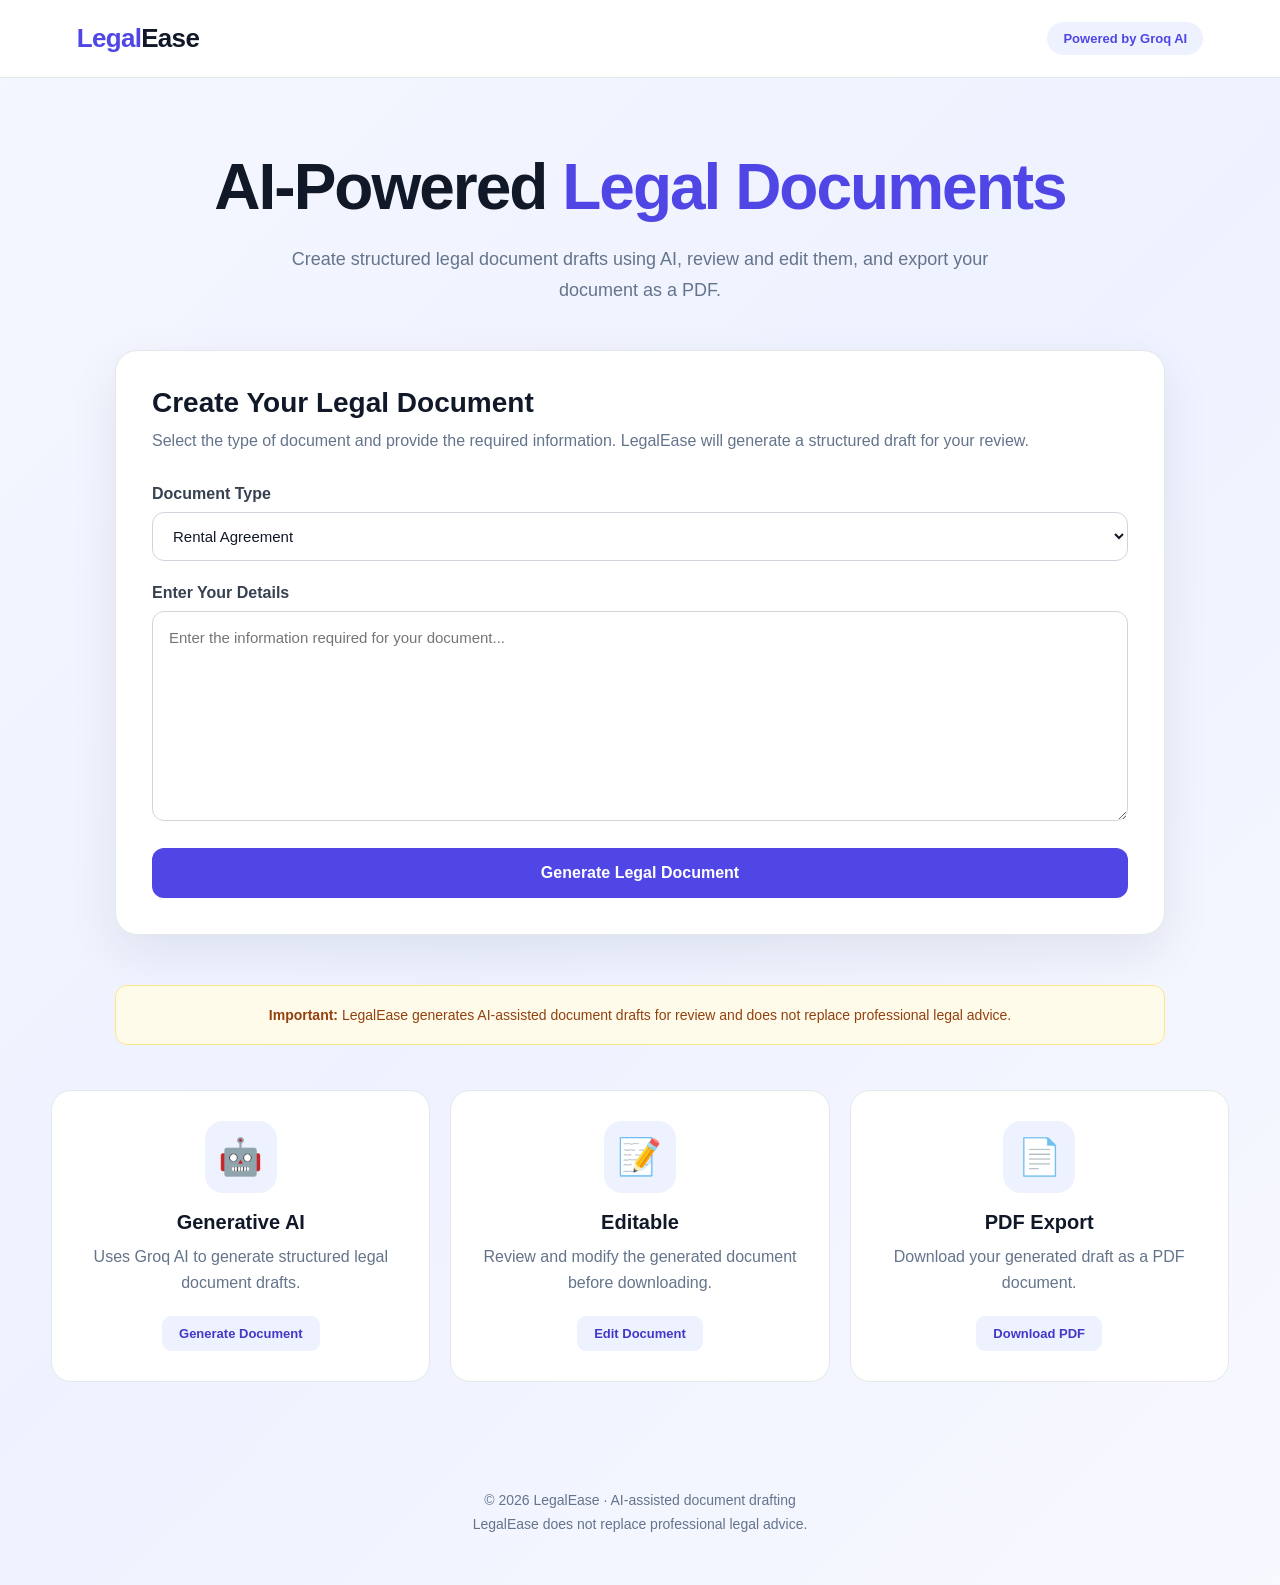
<file: templates/index.html>
<!DOCTYPE html>
<html lang="en">

<head>

    <meta charset="UTF-8">

    <meta
        name="viewport"
        content="width=device-width, initial-scale=1.0"
    >

    <title>
        LegalEase | AI Legal Document Generator
    </title>


    <style>

        /* =====================================================
           RESET
        ===================================================== */

        * {
            box-sizing: border-box;
            margin: 0;
            padding: 0;
        }


        html {
            scroll-behavior: smooth;
        }


        body {

            font-family:
                Inter,
                -apple-system,
                BlinkMacSystemFont,
                "Segoe UI",
                Arial,
                sans-serif;

            background:
                linear-gradient(
                    135deg,
                    #f5f7ff 0%,
                    #eef2ff 50%,
                    #f8f9ff 100%
                );

            color: #1f2937;

            min-height: 100vh;

        }


        button,
        input,
        textarea,
        select {
            font-family: inherit;
        }


        /* =====================================================
           HEADER
        ===================================================== */

        header {

            width: 100%;

            padding:
                22px 6%;

            background:
                rgba(255, 255, 255, 0.96);

            border-bottom:
                1px solid #e5e7eb;

            display: flex;

            justify-content:
                space-between;

            align-items:
                center;

            position: sticky;

            top: 0;

            z-index: 1000;

            backdrop-filter:
                blur(12px);

        }


        .logo {

            font-size: 26px;

            font-weight: 800;

            color: #4f46e5;

            letter-spacing:
                -0.7px;

        }


        .logo span {
            color: #111827;
        }


        .badge {

            padding:
                9px 16px;

            border-radius:
                999px;

            background:
                #eef2ff;

            color:
                #4f46e5;

            font-size:
                13px;

            font-weight:
                700;

        }


        /* =====================================================
           HERO
        ===================================================== */

        .hero {

            max-width:
                1050px;

            margin:
                0 auto;

            padding:
                75px 20px 45px;

            text-align:
                center;

        }


        .hero h1 {

            font-size:
                clamp(
                    40px,
                    6vw,
                    64px
                );

            line-height:
                1.08;

            font-weight:
                800;

            color:
                #111827;

            margin-bottom:
                22px;

            letter-spacing:
                -2px;

        }


        .hero h1 span {
            color:
                #4f46e5;
        }


        .hero p {

            max-width:
                760px;

            margin:
                0 auto;

            font-size:
                18px;

            line-height:
                1.7;

            color:
                #64748b;

        }


        /* =====================================================
           GENERATOR CONTAINER
        ===================================================== */

        .generator-container {

            width:
                92%;

            max-width:
                1050px;

            margin:
                0 auto 50px;

            background:
                #ffffff;

            border-radius:
                22px;

            padding:
                36px;

            box-shadow:
                0 18px 50px
                rgba(
                    15,
                    23,
                    42,
                    0.08
                );

            border:
                1px solid #e5e7eb;

        }


        .generator-container h2 {

            font-size:
                28px;

            color:
                #111827;

            margin-bottom:
                9px;

        }


        .generator-description {

            color:
                #64748b;

            line-height:
                1.65;

            margin-bottom:
                30px;

        }


        /* =====================================================
           FORM
        ===================================================== */

        .form-group {

            margin-bottom:
                23px;

        }


        .form-group label {

            display:
                block;

            margin-bottom:
                9px;

            font-weight:
                700;

            color:
                #374151;

        }


        select,
        textarea {

            width:
                100%;

            border:
                1px solid #d1d5db;

            border-radius:
                12px;

            padding:
                14px 16px;

            font-size:
                15px;

            color:
                #111827;

            background:
                #ffffff;

            outline:
                none;

            transition:
                border-color 0.2s,
                box-shadow 0.2s;

        }


        select {

            cursor:
                pointer;

        }


        select:focus,
        textarea:focus {

            border-color:
                #6366f1;

            box-shadow:
                0 0 0 3px
                rgba(
                    99,
                    102,
                    241,
                    0.12
                );

        }


        #userInput {

            min-height:
                210px;

            resize:
                vertical;

            line-height:
                1.6;

        }


        /* =====================================================
           GENERATE BUTTON
        ===================================================== */

        .generate-button {

            width:
                100%;

            border:
                none;

            border-radius:
                12px;

            padding:
                16px 20px;

            background:
                #4f46e5;

            color:
                #ffffff;

            font-size:
                16px;

            font-weight:
                700;

            cursor:
                pointer;

            transition:
                0.2s ease;

        }


        .generate-button:hover {

            background:
                #4338ca;

            transform:
                translateY(-1px);

            box-shadow:
                0 10px 25px
                rgba(
                    79,
                    70,
                    229,
                    0.25
                );

        }


        .generate-button:disabled {

            opacity:
                0.65;

            cursor:
                not-allowed;

            transform:
                none;

        }


        /* =====================================================
           LOADING
        ===================================================== */

        #loading {

            display:
                none;

            text-align:
                center;

            padding:
                28px 10px;

            color:
                #4f46e5;

            font-weight:
                600;

        }


        .spinner {

            width:
                28px;

            height:
                28px;

            border:
                3px solid #e0e7ff;

            border-top-color:
                #4f46e5;

            border-radius:
                50%;

            animation:
                spin 0.8s linear infinite;

            margin:
                0 auto 12px;

        }


        @keyframes spin {

            to {
                transform:
                    rotate(360deg);
            }

        }


        /* =====================================================
           RESULT
        ===================================================== */

        #resultSection {

            display:
                none;

            margin-top:
                35px;

            padding-top:
                30px;

            border-top:
                1px solid #e5e7eb;

        }


        .result-title {

            font-size:
                24px;

            font-weight:
                750;

            color:
                #111827;

            margin-bottom:
                14px;

        }


        .result-subtitle {

            color:
                #64748b;

            font-size:
                14px;

            margin-bottom:
                15px;

        }


        #generatedDocument {

            width:
                100%;

            min-height:
                520px;

            padding:
                20px;

            border:
                1px solid #d1d5db;

            border-radius:
                12px;

            background:
                #fafafa;

            color:
                #111827;

            font-family:
                Georgia,
                "Times New Roman",
                serif;

            font-size:
                16px;

            line-height:
                1.75;

            resize:
                vertical;

            outline:
                none;

        }


        #generatedDocument:focus {

            background:
                #ffffff;

            border-color:
                #6366f1;

            box-shadow:
                0 0 0 3px
                rgba(
                    99,
                    102,
                    241,
                    0.10
                );

        }


        /* =====================================================
           RESULT BUTTONS
        ===================================================== */

        .result-actions {

            display:
                flex;

            flex-wrap:
                wrap;

            gap:
                12px;

            margin-top:
                18px;

        }


        .action-button {

            border:
                none;

            border-radius:
                10px;

            padding:
                12px 21px;

            font-size:
                14px;

            font-weight:
                700;

            cursor:
                pointer;

            transition:
                0.2s ease;

        }


        .action-button:hover {

            transform:
                translateY(-1px);

        }


        .action-button:disabled {

            opacity:
                0.6;

            cursor:
                not-allowed;

            transform:
                none;

        }


        .copy-button {

            background:
                #f3f4f6;

            color:
                #111827;

        }


        .copy-button:hover {

            background:
                #e5e7eb;

        }


        .pdf-button {

            background:
                #111827;

            color:
                #ffffff;

        }


        .pdf-button:hover {

            background:
                #030712;

        }


        .again-button {

            background:
                #4f46e5;

            color:
                #ffffff;

        }


        .again-button:hover {

            background:
                #4338ca;

        }


        /* =====================================================
           LEGAL NOTICE
        ===================================================== */

        .notice {

            width:
                92%;

            max-width:
                1050px;

            margin:
                0 auto 45px;

            padding:
                18px 22px;

            background:
                #fffbeb;

            border:
                1px solid #fde68a;

            border-radius:
                12px;

            color:
                #92400e;

            font-size:
                14px;

            line-height:
                1.6;

            text-align:
                center;

        }


        /* =====================================================
           FEATURES
        ===================================================== */

        .features-section {

            width:
                92%;

            max-width:
                1180px;

            margin:
                0 auto 80px;

        }


        .features-grid {

            display:
                grid;

            grid-template-columns:
                repeat(
                    3,
                    1fr
                );

            gap:
                20px;

        }


        .feature-card {

            background:
                #ffffff;

            border:
                1px solid #e5e7eb;

            border-radius:
                20px;

            padding:
                30px 25px;

            text-align:
                center;

            cursor:
                pointer;

            transition:
                transform 0.25s ease,
                box-shadow 0.25s ease,
                border-color 0.25s ease;

        }


        .feature-card:hover {

            transform:
                translateY(-7px);

            border-color:
                #c7d2fe;

            box-shadow:
                0 18px 38px
                rgba(
                    15,
                    23,
                    42,
                    0.10
                );

        }


        .feature-icon {

            width:
                72px;

            height:
                72px;

            margin:
                0 auto 18px;

            border-radius:
                18px;

            background:
                #eef2ff;

            display:
                flex;

            align-items:
                center;

            justify-content:
                center;

            font-size:
                36px;

            transition:
                transform 0.25s ease;

        }


        .feature-card:hover
        .feature-icon {

            transform:
                scale(1.08);

        }


        .feature-card h3 {

            font-size:
                20px;

            color:
                #111827;

            margin-bottom:
                10px;

        }


        .feature-card p {

            color:
                #64748b;

            line-height:
                1.6;

            min-height:
                52px;

            margin-bottom:
                20px;

        }


        .feature-button {

            border:
                none;

            border-radius:
                9px;

            padding:
                10px 17px;

            background:
                #eef2ff;

            color:
                #4338ca;

            font-size:
                13px;

            font-weight:
                700;

            cursor:
                pointer;

            transition:
                0.2s ease;

        }


        .feature-card:hover
        .feature-button {

            background:
                #4f46e5;

            color:
                #ffffff;

        }


        /* =====================================================
           FOOTER
        ===================================================== */

        footer {

            text-align:
                center;

            padding:
                30px 20px 45px;

            color:
                #64748b;

            font-size:
                14px;

        }


        footer p {

            margin-bottom:
                8px;

        }


        /* =====================================================
           RESPONSIVE
        ===================================================== */

        @media (
            max-width: 850px
        ) {

            .features-grid {

                grid-template-columns:
                    1fr;

            }

        }


        @media (
            max-width: 600px
        ) {

            header {

                padding:
                    18px 5%;

            }


            .badge {

                display:
                    none;

            }


            .hero {

                padding:
                    55px 20px 35px;

            }


            .hero h1 {

                font-size:
                    40px;

            }


            .hero p {

                font-size:
                    16px;

            }


            .generator-container {

                padding:
                    25px 20px;

            }


            .result-actions {

                flex-direction:
                    column;

            }


            .action-button {

                width:
                    100%;

            }

        }

    </style>

</head>


<body>


    <!-- =====================================================
         HEADER
    ===================================================== -->

    <header>

        <div class="logo">

            Legal<span>Ease</span>

        </div>


        <div class="badge">

            Powered by Groq AI

        </div>

    </header>



    <!-- =====================================================
         HERO
    ===================================================== -->

    <section class="hero">

        <h1>

            AI-Powered
            <span>Legal Documents</span>

        </h1>


        <p>

            Create structured legal document drafts using AI,
            review and edit them, and export your document
            as a PDF.

        </p>

    </section>



    <!-- =====================================================
         GENERATOR
    ===================================================== -->

    <section
        class="generator-container"
        id="generatorSection"
    >

        <h2>

            Create Your Legal Document

        </h2>


        <p class="generator-description">

            Select the type of document and provide the
            required information. LegalEase will generate
            a structured draft for your review.

        </p>



        <!-- DOCUMENT TYPE -->

        <div class="form-group">

            <label for="documentType">

                Document Type

            </label>


            <select
                id="documentType"
            >

                <option value="rental_agreement">

                    Rental Agreement

                </option>


                <option value="nda">

                    Non-Disclosure Agreement

                </option>


                <option value="employment_agreement">

                    Employment Agreement

                </option>


                <option value="service_agreement">

                    Service Agreement

                </option>


                <option value="affidavit">

                    Affidavit

                </option>


                <option value="authorization_letter">

                    Authorization Letter

                </option>

            </select>

        </div>



        <!-- USER DETAILS -->

        <div class="form-group">

            <label for="userInput">

                Enter Your Details

            </label>


            <textarea
                id="userInput"
                placeholder="Enter the information required for your document..."
            ></textarea>

        </div>



        <!-- GENERATE -->

        <button
            type="button"
            class="generate-button"
            id="generateBtn"
        >

            Generate Legal Document

        </button>



        <!-- LOADING -->

        <div id="loading">

            <div class="spinner"></div>

            Generating your legal document...

        </div>



        <!-- =================================================
             RESULT
        ================================================== -->

        <div id="resultSection">

            <div class="result-title">

                Generated Document

            </div>


            <div class="result-subtitle">

                Review and edit the document below before
                downloading it as a PDF.

            </div>


            <textarea
                id="generatedDocument"
                placeholder="Your generated document will appear here..."
            ></textarea>


            <div class="result-actions">


                <!-- COPY -->

                <button
                    type="button"
                    class="action-button copy-button"
                    id="copyBtn"
                >

                    Copy

                </button>



                <!-- PDF -->

                <button
                    type="button"
                    class="action-button pdf-button"
                    id="downloadPdfBtn"
                >

                    Download PDF

                </button>



                <!-- GENERATE AGAIN -->

                <button
                    type="button"
                    class="action-button again-button"
                    id="generateAgainBtn"
                >

                    Generate Again

                </button>

            </div>

        </div>

    </section>



    <!-- =====================================================
         NOTICE
    ===================================================== -->

    <div class="notice">

        <strong>
            Important:
        </strong>

        LegalEase generates AI-assisted document drafts
        for review and does not replace professional legal advice.

    </div>



    <!-- =====================================================
         FEATURE CARDS
    ===================================================== -->

    <section class="features-section">

        <div class="features-grid">


            <!-- =================================================
                 GENERATIVE AI
            ================================================= -->

            <div
                class="feature-card"
                id="aiCard"
            >

                <div class="feature-icon">

                    🤖

                </div>


                <h3>

                    Generative AI

                </h3>


                <p>

                    Uses Groq AI to generate structured
                    legal document drafts.

                </p>


                <button
                    type="button"
                    class="feature-button"
                    id="aiCardButton"
                >

                    Generate Document

                </button>

            </div>



            <!-- =================================================
                 EDITABLE
            ================================================= -->

            <div
                class="feature-card"
                id="editCard"
            >

                <div class="feature-icon">

                    📝

                </div>


                <h3>

                    Editable

                </h3>


                <p>

                    Review and modify the generated
                    document before downloading.

                </p>


                <button
                    type="button"
                    class="feature-button"
                    id="editCardButton"
                >

                    Edit Document

                </button>

            </div>



            <!-- =================================================
                 PDF EXPORT
            ================================================= -->

            <div
                class="feature-card"
                id="pdfCard"
            >

                <div class="feature-icon">

                    📄

                </div>


                <h3>

                    PDF Export

                </h3>


                <p>

                    Download your generated draft
                    as a PDF document.

                </p>


                <button
                    type="button"
                    class="feature-button"
                    id="pdfCardButton"
                >

                    Download PDF

                </button>

            </div>

        </div>

    </section>



    <!-- =====================================================
         FOOTER
    ===================================================== -->

    <footer>

        <p>

            © 2026 LegalEase · AI-assisted document drafting

        </p>


        <p>

            LegalEase does not replace professional legal advice.

        </p>

    </footer>



    <!-- =====================================================
         JAVASCRIPT
    ===================================================== -->

    <script>


        /* =====================================================
           ELEMENTS
        ===================================================== */

        const generatorSection =
            document.getElementById(
                "generatorSection"
            );


        const documentType =
            document.getElementById(
                "documentType"
            );


        const userInput =
            document.getElementById(
                "userInput"
            );


        const generateBtn =
            document.getElementById(
                "generateBtn"
            );


        const loading =
            document.getElementById(
                "loading"
            );


        const resultSection =
            document.getElementById(
                "resultSection"
            );


        const generatedDocument =
            document.getElementById(
                "generatedDocument"
            );


        const copyBtn =
            document.getElementById(
                "copyBtn"
            );


        const downloadPdfBtn =
            document.getElementById(
                "downloadPdfBtn"
            );


        const generateAgainBtn =
            document.getElementById(
                "generateAgainBtn"
            );



        /* =====================================================
           GO TO GENERATOR
        ===================================================== */

        function goToGenerator() {

            generatorSection.scrollIntoView({

                behavior:
                    "smooth",

                block:
                    "start"

            });


            setTimeout(
                function () {

                    userInput.focus();

                },
                700
            );

        }



        /* =====================================================
           EDITOR
        ===================================================== */

        function goToEditor() {


            /*
             * If there is no generated document,
             * simply go to the generator.
             *
             * NO ERROR POPUP.
             */

            if (
                !generatedDocument.value.trim()
            ) {

                goToGenerator();

                return;

            }


            /*
             * Document exists.
             */

            resultSection.scrollIntoView({

                behavior:
                    "smooth",

                block:
                    "start"

            });


            setTimeout(
                function () {

                    generatedDocument.focus();

                },
                700
            );

        }



        /* =====================================================
           GENERATE DOCUMENT
        ===================================================== */

        async function generateDocument() {


            const selectedDocumentType =
                documentType.value;


            const details =
                userInput.value.trim();


            /*
             * Check user input.
             */

            if (!details) {

                alert(
                    "Please enter the required document details."
                );


                userInput.focus();

                return;

            }


            /*
             * Loading state.
             */

            generateBtn.disabled =
                true;


            generateBtn.textContent =
                "Generating...";


            loading.style.display =
                "block";


            resultSection.style.display =
                "none";


            try {


                /* =================================================
                   SEND DATA TO FLASK
                   
                   IMPORTANT:
                   Flask expects "user_details".
                ================================================== */

                const response =
                    await fetch(
                        "/generate",
                        {

                            method:
                                "POST",

                            headers:
                                {
                                    "Content-Type":
                                        "application/json"
                                },

                            body:
                                JSON.stringify(
                                    {

                                        document_type:
                                            selectedDocumentType,

                                        user_details:
                                            details

                                    }
                                )

                        }
                    );



                /* =================================================
                   READ RESPONSE
                ================================================== */

                const data =
                    await response.json();



                /* =================================================
                   SERVER ERROR
                ================================================== */

                if (
                    !response.ok
                ) {

                    throw new Error(

                        data.error ||
                        "Document generation failed."

                    );

                }



                /* =================================================
                   CHECK GENERATED DOCUMENT
                ================================================== */

                if (
                    !data.document ||
                    !data.document.trim()
                ) {

                    throw new Error(
                        "Groq returned an empty document."
                    );

                }



                /* =================================================
                   DISPLAY DOCUMENT
                ================================================== */

                generatedDocument.value =
                    data.document;


                resultSection.style.display =
                    "block";



                /* =================================================
                   SCROLL TO DOCUMENT
                ================================================== */

                setTimeout(
                    function () {

                        resultSection.scrollIntoView({

                            behavior:
                                "smooth",

                            block:
                                "start"

                        });

                    },
                    200
                );


            }


            catch (error) {


                console.error(
                    "Generation Error:",
                    error
                );


                alert(
                    error.message ||
                    "Unable to generate the document."
                );

            }


            finally {


                loading.style.display =
                    "none";


                generateBtn.disabled =
                    false;


                generateBtn.textContent =
                    "Generate Legal Document";

            }

        }



        /* =====================================================
           COPY DOCUMENT
        ===================================================== */

        async function copyDocument() {


            if (
                !generatedDocument.value.trim()
            ) {

                goToGenerator();

                return;

            }


            try {


                await navigator.clipboard.writeText(

                    generatedDocument.value

                );


                copyBtn.textContent =
                    "Copied!";


                setTimeout(
                    function () {

                        copyBtn.textContent =
                            "Copy";

                    },
                    1500
                );


            }


            catch (error) {


                /*
                 * Browser fallback.
                 */

                generatedDocument.select();


                document.execCommand(
                    "copy"
                );


                copyBtn.textContent =
                    "Copied!";


                setTimeout(
                    function () {

                        copyBtn.textContent =
                            "Copy";

                    },
                    1500
                );

            }

        }



        /* =====================================================
           DOWNLOAD PDF
        ===================================================== */

        async function downloadPDF() {


            /*
             * No document yet.
             *
             * Go to generator.
             *
             * DO NOT show an error.
             */

            if (
                !generatedDocument.value.trim()
            ) {

                goToGenerator();

                return;

            }


            try {


                downloadPdfBtn.disabled =
                    true;


                downloadPdfBtn.textContent =
                    "Creating PDF...";



                /* =================================================
                   SEND DOCUMENT TO FLASK
                ================================================== */

                const response =
                    await fetch(
                        "/download-pdf",
                        {

                            method:
                                "POST",

                            headers:
                                {
                                    "Content-Type":
                                        "application/json"
                                },

                            body:
                                JSON.stringify(
                                    {

                                        document:
                                            generatedDocument.value,

                                        document_type:
                                            documentType.value

                                    }
                                )

                        }
                    );



                /* =================================================
                   HANDLE ERROR
                ================================================== */

                if (
                    !response.ok
                ) {


                    let errorMessage =
                        "PDF generation failed.";


                    try {

                        const data =
                            await response.json();


                        if (
                            data.error
                        ) {

                            errorMessage =
                                data.error;

                        }

                    }

                    catch (jsonError) {

                        console.error(
                            jsonError
                        );

                    }


                    throw new Error(
                        errorMessage
                    );

                }



                /* =================================================
                   GET PDF
                ================================================== */

                const blob =
                    await response.blob();



                /* =================================================
                   CREATE DOWNLOAD
                ================================================== */

                const url =
                    window.URL.createObjectURL(
                        blob
                    );


                const link =
                    document.createElement(
                        "a"
                    );


                link.href =
                    url;


                link.download =
                    "LegalEase_Legal_Document.pdf";


                document.body.appendChild(
                    link
                );


                link.click();


                link.remove();


                window.URL.revokeObjectURL(
                    url
                );


            }


            catch (error) {


                console.error(
                    "PDF Error:",
                    error
                );


                alert(
                    error.message ||
                    "Unable to create the PDF."
                );

            }


            finally {


                downloadPdfBtn.disabled =
                    false;


                downloadPdfBtn.textContent =
                    "Download PDF";

            }

        }



        /* =====================================================
           GENERATE AGAIN
        ===================================================== */

        function generateAgain() {


            resultSection.style.display =
                "none";


            generatedDocument.value =
                "";


            goToGenerator();

        }



        /* =====================================================
           MAIN GENERATE BUTTON
        ===================================================== */

        generateBtn.addEventListener(

            "click",

            generateDocument

        );



        /* =====================================================
           COPY BUTTON
        ===================================================== */

        copyBtn.addEventListener(

            "click",

            copyDocument

        );



        /* =====================================================
           PDF BUTTON
        ===================================================== */

        downloadPdfBtn.addEventListener(

            "click",

            downloadPDF

        );



        /* =====================================================
           GENERATE AGAIN BUTTON
        ===================================================== */

        generateAgainBtn.addEventListener(

            "click",

            generateAgain

        );



        /* =====================================================
           AI CARD
        ===================================================== */

        document
            .getElementById(
                "aiCard"
            )
            .addEventListener(
                "click",
                function () {

                    goToGenerator();

                }
            );


        document
            .getElementById(
                "aiCardButton"
            )
            .addEventListener(
                "click",
                function (event) {

                    event.stopPropagation();

                    goToGenerator();

                }
            );



        /* =====================================================
           EDIT CARD
        ===================================================== */

        document
            .getElementById(
                "editCard"
            )
            .addEventListener(
                "click",
                function () {

                    goToEditor();

                }
            );


        document
            .getElementById(
                "editCardButton"
            )
            .addEventListener(
                "click",
                function (event) {

                    event.stopPropagation();

                    goToEditor();

                }
            );



        /* =====================================================
           PDF CARD
        ===================================================== */

        document
            .getElementById(
                "pdfCard"
            )
            .addEventListener(
                "click",
                function () {

                    downloadPDF();

                }
            );


        document
            .getElementById(
                "pdfCardButton"
            )
            .addEventListener(
                "click",
                function (event) {

                    event.stopPropagation();

                    downloadPDF();

                }
            );



        /* =====================================================
           CTRL + ENTER
        ===================================================== */

        userInput.addEventListener(

            "keydown",

            function (event) {

                if (
                    event.ctrlKey &&
                    event.key === "Enter"
                ) {

                    event.preventDefault();

                    generateDocument();

                }

            }

        );

    </script>

</body>

</html>
</file>
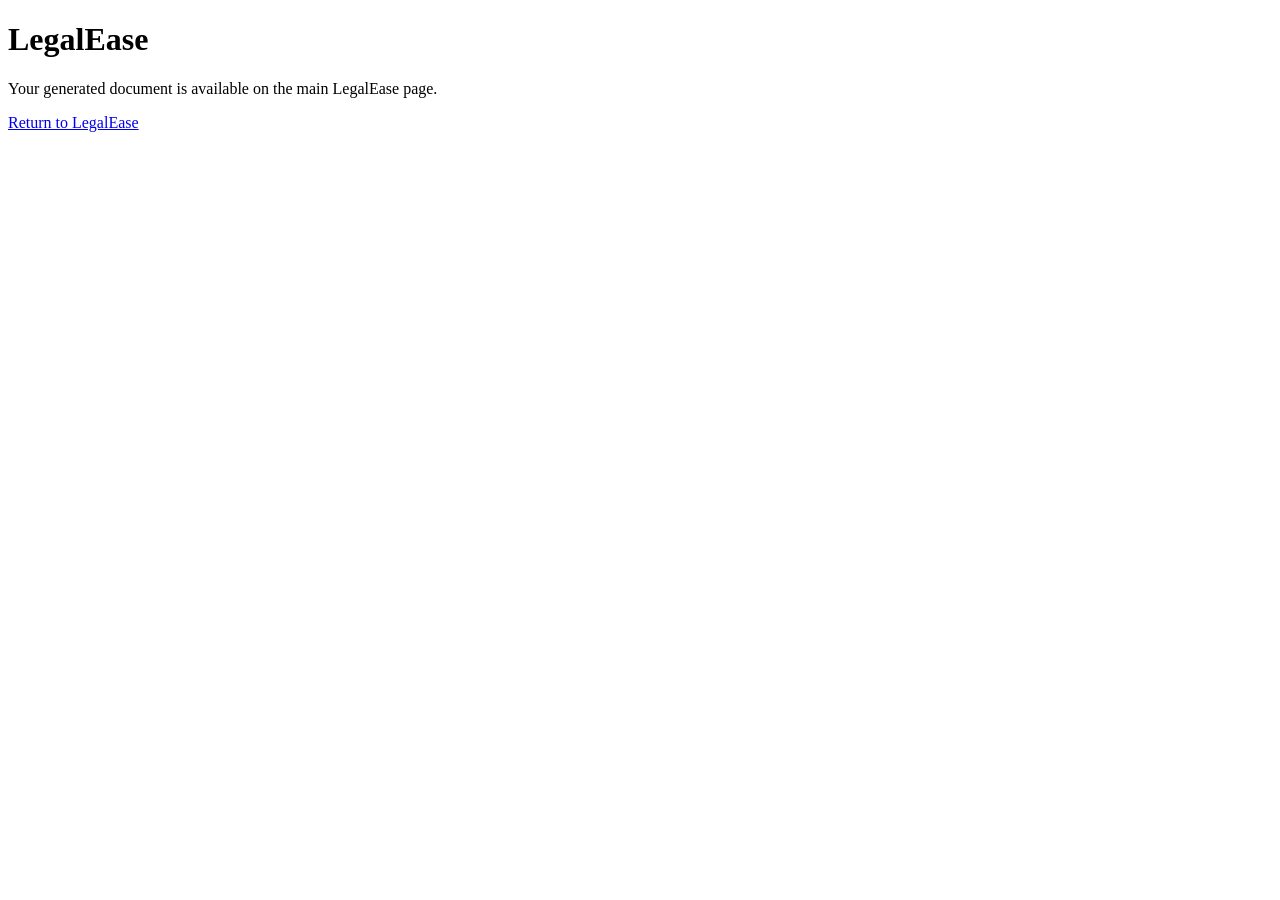
<file: templates/result.html>
<!DOCTYPE html>
<html lang="en">

<head>

    <meta charset="UTF-8">

    <meta
        name="viewport"
        content="width=device-width, initial-scale=1.0"
    >

    <title>LegalEase - Document</title>

</head>

<body>

    <h1>LegalEase</h1>

    <p>
        Your generated document is available on the
        main LegalEase page.
    </p>

    <a href="/">
        Return to LegalEase
    </a>

</body>

</html>
</file>
